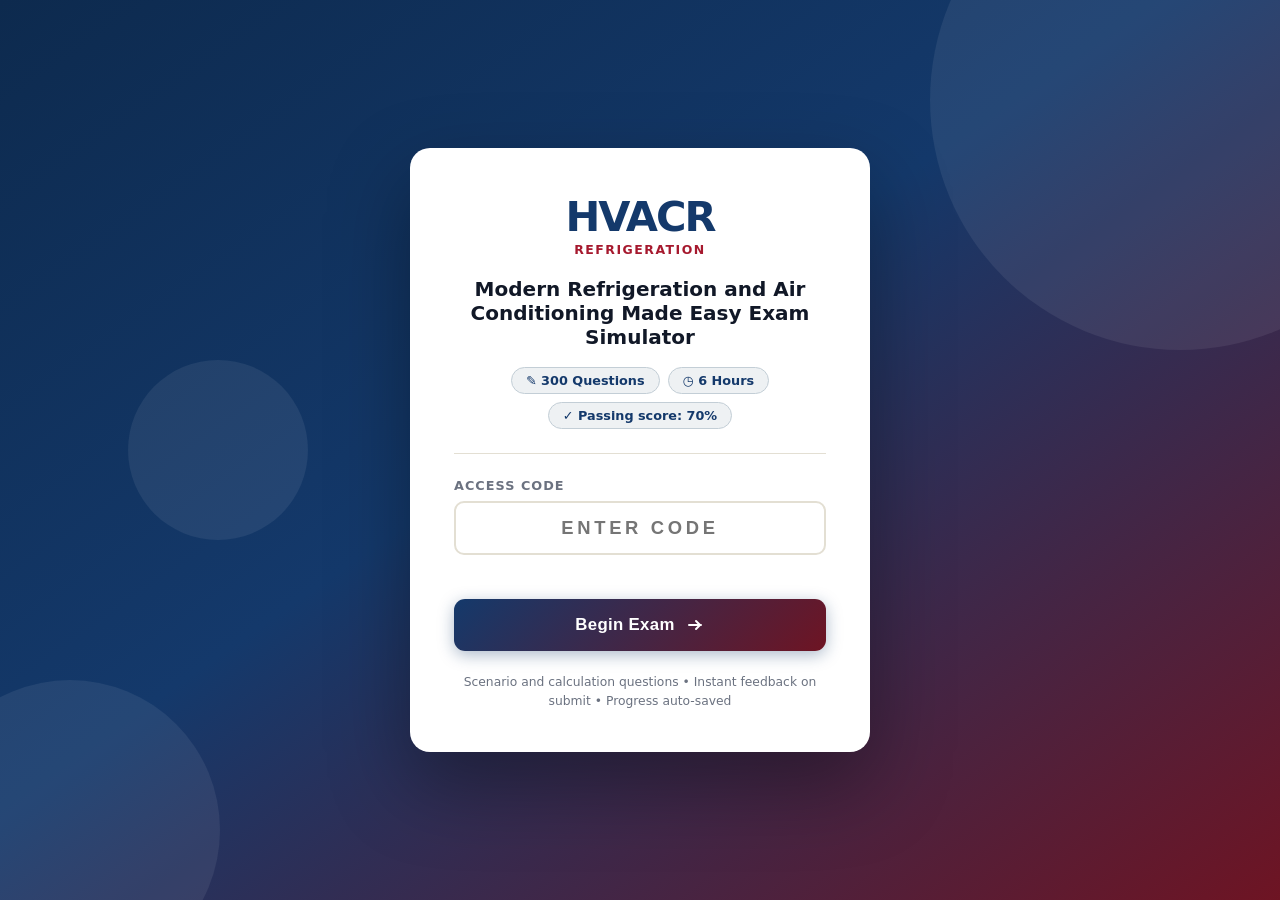
<file: index.html>
<!DOCTYPE html>
<html lang="en">
<head>
  <meta charset="UTF-8" />
  <meta name="viewport" content="width=device-width, initial-scale=1.0" />
  <title>Modern Refrigeration and Air Conditioning Made Easy - Exam Simulator</title>
  <link rel="stylesheet" href="style.css?v=1" />
</head>
<body>

<!-- ── Access Gate ──────────────────────────────────────────────────────── -->
<div id="access-gate">
  <div class="gate-bg-shapes">
    <div class="shape shape-1"></div>
    <div class="shape shape-2"></div>
    <div class="shape shape-3"></div>
  </div>
  <div class="gate-card">
    <div class="gate-logo">
      <div class="logo-badge">HVACR</div>
      <div class="logo-sub">Refrigeration</div>
    </div>

    <div class="gate-title">Modern Refrigeration and Air Conditioning Made Easy Exam Simulator</div>
    <div class="gate-meta-row">
      <div class="gate-chip">&#9998; 300 Questions</div>
      <div class="gate-chip">&#9719; 6 Hours</div>
      <div class="gate-chip">&#10003; Passing score: 70%</div>
    </div>

    <div class="gate-divider"></div>

    <label for="access-code-input">Access Code</label>
    <div class="input-wrap">
      <input
        type="text"
        id="access-code-input"
        placeholder="Enter code"
        maxlength="20"
        autocomplete="off"
        spellcheck="false"
      />
    </div>
    <div class="error-msg" id="gate-error"></div>
    <button class="btn-start" id="gate-submit">
      <span>Begin Exam</span>
      <svg width="20" height="20" viewBox="0 0 20 20" fill="none"><path d="M4 10h12M11 6l4 4-4 4" stroke="currentColor" stroke-width="2" stroke-linecap="round" stroke-linejoin="round"/></svg>
    </button>

    <div class="gate-footer">
      Scenario and calculation questions &bull; Instant feedback on submit &bull; Progress auto-saved
    </div>
  </div>
</div>

<!-- ── Exam App ─────────────────────────────────────────────────────────── -->
<div id="exam-app">

  <!-- Header -->
  <header class="exam-header">
    <div class="brand">
      <span class="brand-ne">Refrigeration</span>
      <span class="brand-label">Simulator</span>
    </div>

    <div class="header-center">
      <div class="progress-info">
        <span id="progress-text">0 of 300 answered</span>
      </div>
    </div>

    <div class="timer-block" id="timer-block">
      <div class="timer-icon">&#9716;</div>
      <div>
        <div class="timer-label">Time Left</div>
        <div class="timer-value" id="timer-value">06:00:00</div>
      </div>
    </div>

    <button class="btn-submit-header" id="btn-submit-header">&#10003; Submit</button>

    <button class="btn-map-toggle" id="btn-map-toggle" title="Question Map">
      <svg width="18" height="18" viewBox="0 0 18 18" fill="none"><rect x="1" y="1" width="4" height="4" rx="1" fill="currentColor"/><rect x="7" y="1" width="4" height="4" rx="1" fill="currentColor"/><rect x="13" y="1" width="4" height="4" rx="1" fill="currentColor"/><rect x="1" y="7" width="4" height="4" rx="1" fill="currentColor"/><rect x="7" y="7" width="4" height="4" rx="1" fill="currentColor"/><rect x="13" y="7" width="4" height="4" rx="1" fill="currentColor"/><rect x="1" y="13" width="4" height="4" rx="1" fill="currentColor"/><rect x="7" y="13" width="4" height="4" rx="1" fill="currentColor"/><rect x="13" y="13" width="4" height="4" rx="1" fill="currentColor"/></svg>
      Map
    </button>
  </header>

  <!-- Mobile Question Map Overlay -->
  <div id="mobile-map-overlay">
    <div id="mobile-map-panel">
      <div class="mobile-map-header">
        <span>Question Navigator</span>
        <button id="mobile-map-close">&#10005;</button>
      </div>
      <div class="legend-row" style="padding:0 16px 10px;">
        <div class="legend-item"><div class="legend-dot answered-d"></div> Answered</div>
        <div class="legend-item"><div class="legend-dot flagged-d"></div> Flagged</div>
        <div class="legend-item"><div class="legend-dot current-d"></div> Current</div>
        <div class="legend-item"><div class="legend-dot unanswered-d"></div> Unanswered</div>
      </div>
      <div class="q-grid" id="q-grid-mobile"></div>
      <button class="btn-submit-mobile" id="btn-submit-mobile">&#10003; Submit Exam</button>
    </div>
  </div>

  <!-- Progress bar -->
  <div class="progress-bar-wrap">
    <div class="progress-bar-fill" id="progress-fill" style="width:0%"></div>
  </div>

  <!-- Body -->
  <div class="exam-body">

    <!-- Question Card -->
    <div class="question-card">
      <div class="q-meta">
        <div class="q-num" id="q-num-label">Question 1 of 300</div>
        <div class="q-meta-right">
          <span class="domain-badge" id="domain-badge">Domain</span>
          <button class="flag-btn" id="flag-btn" title="Flag for review">
            <svg width="16" height="16" viewBox="0 0 16 16" fill="none"><path d="M3 2v12M3 2h8l-2 4 2 4H3" stroke="currentColor" stroke-width="1.5" stroke-linecap="round" stroke-linejoin="round"/></svg>
            <span id="flag-label">Flag</span>
          </button>
        </div>
      </div>

      <div class="question-text" id="question-text">Loading...</div>

      <ul class="options-list" id="options-list"></ul>

      <div class="explanation-panel" id="explanation-panel"></div>

      <div class="q-nav">
        <button class="btn-nav btn-prev" id="btn-prev">
          <svg width="16" height="16" viewBox="0 0 16 16" fill="none"><path d="M10 3L5 8l5 5" stroke="currentColor" stroke-width="2" stroke-linecap="round" stroke-linejoin="round"/></svg>
          Previous
        </button>
        <button class="btn-nav btn-next" id="btn-next">
          Next
          <svg width="16" height="16" viewBox="0 0 16 16" fill="none"><path d="M6 3l5 5-5 5" stroke="currentColor" stroke-width="2" stroke-linecap="round" stroke-linejoin="round"/></svg>
        </button>
      </div>
    </div>

    <!-- Side Panel -->
    <aside class="side-panel">
      <div class="side-card">
        <h3>Progress</h3>
        <div class="stats-grid">
          <div class="stat-box answered-box">
            <div class="stat-num" id="stat-answered">0</div>
            <div class="stat-label">Answered</div>
          </div>
          <div class="stat-box flagged-box">
            <div class="stat-num" id="stat-flagged">0</div>
            <div class="stat-label">Flagged</div>
          </div>
          <div class="stat-box remaining-box">
            <div class="stat-num" id="stat-remaining">300</div>
            <div class="stat-label">Remaining</div>
          </div>
        </div>
      </div>

      <div class="side-card">
        <h3>Question Navigator</h3>
        <div class="legend-row">
          <div class="legend-item"><div class="legend-dot answered-d"></div> Answered</div>
          <div class="legend-item"><div class="legend-dot flagged-d"></div> Flagged</div>
          <div class="legend-item"><div class="legend-dot current-d"></div> Current</div>
          <div class="legend-item"><div class="legend-dot unanswered-d"></div> Unanswered</div>
        </div>
        <div class="q-grid" id="q-grid"></div>
      </div>

      <div class="side-card submit-card">
        <button class="btn-submit-side" id="btn-submit-exam">&#10003; Submit Exam</button>
        <div class="submit-note">All 300 questions must be answered</div>
      </div>

      <div class="side-card tips-card">
        <div class="tips-icon">&#128161;</div>
        <div class="tips-text">
          Flag questions to revisit. Navigate freely, your progress saves automatically.
        </div>
      </div>
    </aside>
  </div>
</div>

<!-- ── Submit Modal ──────────────────────────────────────────────────── -->
<div id="submit-modal-overlay">
  <div id="submit-modal">
    <div class="sm-icon" id="sm-icon"></div>
    <div class="sm-title" id="sm-title"></div>
    <div class="sm-body"  id="sm-body"></div>
    <div class="sm-actions" id="sm-actions"></div>
  </div>
</div>

<!-- ── Results Page ──────────────────────────────────────────────────────── -->
<div id="results-page">
  <div class="results-container">

    <div class="results-header">
      <div class="results-logo">HVACR</div>
      <h1>Exam Complete</h1>
      <p id="res-timeout-msg" style="display:none;" class="timeout-msg">Time expired. Exam was auto-submitted.</p>
    </div>

    <div class="score-block">
      <div class="score-card score-main" id="res-status-card">
        <div class="sc-icon" id="res-icon">&#9733;</div>
        <div class="sc-value" id="res-status">...</div>
        <div class="sc-sub" id="res-sub">...</div>
      </div>
      <div class="score-card">
        <div class="sc-label">Score</div>
        <div class="sc-value" id="res-score">...</div>
        <div class="sc-sub">Questions correct</div>
      </div>
      <div class="score-card">
        <div class="sc-label">Percentage</div>
        <div class="sc-value" id="res-pct">...</div>
        <div class="sc-sub">Passing score: 70%</div>
      </div>
    </div>

    <div class="domain-breakdown">
      <h2>&#9000; Performance by Domain</h2>
      <div id="domain-breakdown-rows"></div>
    </div>

    <div class="results-actions">
      <button class="btn-results secondary" id="btn-print">&#128438; Print Results</button>
      <button class="btn-results primary" id="btn-reset">&#8635; New Exam</button>
    </div>

    <div class="review-controls">
      <h2>Answer Review</h2>
      <div class="review-filter">
        <button class="filter-btn active" data-filter="all">All 300</button>
        <button class="filter-btn" data-filter="wrong">Wrong Only</button>
        <button class="filter-btn" data-filter="correct">Correct Only</button>
      </div>
    </div>
    <div id="review-list"></div>

  </div>
</div>

<script src="questions.js?v=1"></script>
<script src="app.js?v=1"></script>
</body>
</html>
</file>
<file: style.css>
/* Modern Refrigeration and Air Conditioning Made Easy 2026, Exam Simulator Styles */
*, *::before, *::after { box-sizing: border-box; margin: 0; padding: 0; }

:root {
  --crimson:    #14396B;
  --crimson-dk: #0D2A4E;
  --gold:       #A6192E;
  --gold-lt:    #D4894F;
  --teal:       #37607A;
  --green:      #059669;
  --red:        #DC2626;
  --white:      #FFFFFF;
  --bg:         #F6F3EC;
  --card-bg:    #FFFFFF;
  --border:     #E3DFD3;
  --text:       #111827;
  --muted:      #6B7280;
  --correct-bg:     #D1FAE5;
  --correct-border: #059669;
  --wrong-bg:       #FEE2E2;
  --wrong-border:   #DC2626;
  --selected-bg:    #EEF1F3;
  --selected-border:#14396B;
  --radius:     12px;
  --shadow:     0 2px 16px rgba(0,0,0,0.07);
}

body {
  font-family: 'Segoe UI', system-ui, -apple-system, sans-serif;
  background: var(--bg);
  color: var(--text);
  min-height: 100vh;
  font-size: 15px;
}

/* ── Access Gate ──────────────────────────────────────────────────── */
#access-gate {
  display: flex;
  align-items: center;
  justify-content: center;
  min-height: 100vh;
  background: linear-gradient(145deg, #0D2A4E 0%, #14396B 45%, #6E1423 100%);
  position: relative;
  overflow: hidden;
}

.gate-bg-shapes { position: absolute; inset: 0; pointer-events: none; }
.shape {
  position: absolute;
  border-radius: 50%;
  opacity: 0.07;
  background: white;
}
.shape-1 { width: 500px; height: 500px; top: -150px; right: -150px; }
.shape-2 { width: 300px; height: 300px; bottom: -80px; left: -80px; }
.shape-3 { width: 180px; height: 180px; top: 40%; left: 10%; }

.gate-card {
  position: relative;
  background: var(--white);
  border-radius: 20px;
  padding: 48px 44px 40px;
  max-width: 460px;
  width: 90%;
  box-shadow: 0 32px 80px rgba(0,0,0,0.35);
}

.gate-logo { text-align: center; margin-bottom: 20px; }

.logo-badge {
  display: inline-block;
  font-size: 2.6rem;
  font-weight: 900;
  color: var(--crimson);
  letter-spacing: -2px;
  line-height: 1;
}
.logo-badge span { color: var(--gold); }

.logo-sub {
  font-size: 0.78rem;
  font-weight: 600;
  color: var(--gold);
  text-transform: uppercase;
  letter-spacing: 0.12em;
  margin-top: 4px;
}

.gate-title {
  font-size: 1.25rem;
  font-weight: 700;
  color: var(--text);
  text-align: center;
  margin-bottom: 18px;
}

.gate-meta-row {
  display: flex;
  gap: 8px;
  justify-content: center;
  flex-wrap: wrap;
  margin-bottom: 24px;
}

.gate-chip {
  padding: 5px 14px;
  border-radius: 20px;
  background: #EEF1F3;
  color: var(--crimson);
  font-size: 0.8rem;
  font-weight: 700;
  border: 1.5px solid #C3CED6;
}

.gate-divider { height: 1px; background: var(--border); margin-bottom: 24px; }

.gate-card label {
  display: block;
  font-size: 0.8rem;
  font-weight: 700;
  color: var(--muted);
  text-transform: uppercase;
  letter-spacing: 0.08em;
  margin-bottom: 8px;
}

.input-wrap { position: relative; margin-bottom: 6px; }

.input-wrap input {
  width: 100%;
  padding: 14px 20px;
  border: 2px solid var(--border);
  border-radius: 10px;
  font-size: 1.15rem;
  font-weight: 700;
  letter-spacing: 0.2em;
  text-align: center;
  text-transform: uppercase;
  outline: none;
  transition: border-color 0.2s, box-shadow 0.2s;
  color: var(--crimson);
}
.input-wrap input:focus {
  border-color: var(--crimson);
  box-shadow: 0 0 0 3px rgba(20,57,107,0.12);
}

.error-msg {
  color: var(--red);
  font-size: 0.85rem;
  text-align: center;
  min-height: 22px;
  margin-bottom: 4px;
}

.btn-start {
  display: flex;
  align-items: center;
  justify-content: center;
  gap: 10px;
  width: 100%;
  padding: 16px;
  background: linear-gradient(135deg, var(--crimson) 0%, #6E1423 100%);
  color: var(--white);
  border: none;
  border-radius: 11px;
  font-size: 1.05rem;
  font-weight: 800;
  cursor: pointer;
  margin-top: 16px;
  transition: transform 0.15s, box-shadow 0.15s;
  letter-spacing: 0.02em;
  box-shadow: 0 4px 16px rgba(20,57,107,0.35);
}
.btn-start:hover { transform: translateY(-1px); box-shadow: 0 6px 20px rgba(20,57,107,0.45); }
.btn-start:active { transform: scale(0.98); }

.gate-footer {
  margin-top: 22px;
  text-align: center;
  font-size: 0.77rem;
  color: var(--muted);
  line-height: 1.6;
}

/* ── Main Exam Layout ─────────────────────────────────────────── */
#exam-app { display: none; min-height: 100vh; }

.exam-header {
  background: var(--crimson);
  color: var(--white);
  padding: 0 24px;
  height: 58px;
  display: flex;
  align-items: center;
  justify-content: space-between;
  position: sticky;
  top: 0;
  z-index: 100;
  box-shadow: 0 2px 12px rgba(0,0,0,0.25);
}

.brand {
  display: flex;
  align-items: baseline;
  gap: 2px;
  font-weight: 900;
  font-size: 1.25rem;
  letter-spacing: -0.5px;
}
.brand-ne { color: white; }
.brand-dot { color: var(--gold-lt); }
.brand-bc { color: var(--gold-lt); }
.brand-label {
  font-size: 0.72rem;
  font-weight: 600;
  color: rgba(255,255,255,0.55);
  letter-spacing: 0.06em;
  text-transform: uppercase;
  margin-left: 8px;
  align-self: center;
}

.header-center { flex: 1; text-align: center; }
.progress-info { font-size: 0.82rem; font-weight: 600; color: rgba(255,255,255,0.7); }

.timer-block {
  display: flex;
  align-items: center;
  gap: 8px;
  background: rgba(255,255,255,0.1);
  border: 1px solid rgba(255,255,255,0.18);
  border-radius: 9px;
  padding: 6px 14px;
}

.timer-icon { font-size: 1rem; opacity: 0.7; }
.timer-label { font-size: 0.65rem; font-weight: 700; color: rgba(255,255,255,0.6); text-transform: uppercase; letter-spacing: 0.06em; line-height: 1; }
.timer-value { font-size: 1.2rem; font-weight: 900; font-variant-numeric: tabular-nums; line-height: 1.2; }
.timer-value.warning { color: #FCD34D; }
.timer-value.critical { color: #FCA5A5; animation: pulse 1s infinite; }

@keyframes pulse { 0%,100%{ opacity:1; } 50%{ opacity:0.4; } }

.progress-bar-wrap { background: rgba(0,0,0,0.08); height: 5px; }
.progress-bar-fill {
  height: 5px;
  background: linear-gradient(90deg, var(--gold), var(--gold-lt));
  transition: width 0.4s ease;
}

.exam-body {
  display: grid;
  grid-template-columns: 1fr 280px;
  gap: 0;
  max-width: 1160px;
  margin: 0 auto;
  padding: 24px 16px;
  align-items: start;
}

.question-card {
  background: var(--card-bg);
  border-radius: var(--radius);
  padding: 34px 38px;
  box-shadow: var(--shadow);
  margin-right: 20px;
  border: 1px solid var(--border);
}

.q-meta {
  display: flex;
  align-items: center;
  justify-content: space-between;
  margin-bottom: 22px;
}

.q-num {
  font-size: 0.8rem;
  font-weight: 700;
  color: var(--muted);
  text-transform: uppercase;
  letter-spacing: 0.06em;
}

.q-meta-right { display: flex; align-items: center; gap: 10px; }

.domain-badge {
  font-size: 0.72rem;
  font-weight: 800;
  padding: 4px 12px;
  border-radius: 20px;
  color: white;
  text-transform: uppercase;
  letter-spacing: 0.06em;
}

/* Modern Refrigeration and Air Conditioning Made Easy domain badge colors */
.domain-badge.safety              { background: #22304A; }
.domain-badge.fundamentals        { background: #7B0D1E; }
.domain-badge.refrigerants        { background: #0E4D57; }
.domain-badge.regulations         { background: #B5651D; }
.domain-badge.piping              { background: #5B1E8A; }
.domain-badge.service_procedures  { background: #14396B; }
.domain-badge.components          { background: #2D6A4F; }
.domain-badge.air_side            { background: #6B4423; }
.domain-badge.electrical          { background: #8B1A1A; }
.domain-badge.controls            { background: #4A2545; }
.domain-badge.systems             { background: #0A7E8C; }
.domain-badge.commercial          { background: #1F4D3D; }
.domain-badge.design              { background: #263845; }
.domain-badge.air_quality         { background: #A6192E; }
.domain-badge.diagnostics         { background: #24445C; }
.domain-badge.professional        { background: #C47A00; }

.flag-btn {
  display: flex;
  align-items: center;
  gap: 5px;
  background: var(--bg);
  border: 1.5px solid var(--border);
  border-radius: 8px;
  font-size: 0.78rem;
  font-weight: 600;
  color: var(--muted);
  padding: 5px 10px;
  cursor: pointer;
  transition: all 0.18s;
}
.flag-btn:hover { border-color: var(--gold); color: #92400E; background: #FFFBEB; }
.flag-btn.flagged { background: #FEF3C7; border-color: #F59E0B; color: #92400E; }

.question-text {
  font-size: 1.04rem;
  font-weight: 600;
  line-height: 1.7;
  color: var(--text);
  margin-bottom: 28px;
}

.options-list { list-style: none; display: flex; flex-direction: column; gap: 10px; }

.option-item {
  display: flex;
  align-items: center;
  gap: 14px;
  padding: 14px 18px;
  border: 2px solid var(--border);
  border-radius: 10px;
  cursor: pointer;
  transition: all 0.15s;
  background: var(--card-bg);
}

.option-item:hover:not(.disabled) {
  border-color: var(--crimson);
  background: #EEF1F3;
  transform: translateX(2px);
}

.option-item.selected { border-color: var(--selected-border); background: var(--selected-bg); }
.option-item.correct  { border-color: var(--correct-border); background: var(--correct-bg); }
.option-item.wrong    { border-color: var(--wrong-border); background: var(--wrong-bg); }
.option-item.disabled { cursor: default; pointer-events: none; transform: none; }

.option-letter {
  flex-shrink: 0;
  width: 30px;
  height: 30px;
  border-radius: 50%;
  border: 2px solid var(--border);
  display: flex;
  align-items: center;
  justify-content: center;
  font-size: 0.82rem;
  font-weight: 800;
  color: var(--muted);
  background: var(--bg);
  transition: all 0.15s;
}

.option-item.selected .option-letter { background: var(--crimson); border-color: var(--crimson); color: white; }
.option-item.correct  .option-letter { background: var(--correct-border); border-color: var(--correct-border); color: white; }
.option-item.wrong    .option-letter { background: var(--red); border-color: var(--red); color: white; }

.option-text { font-size: 0.96rem; line-height: 1.55; }

.option-check { margin-left: auto; flex-shrink: 0; font-size: 1.1rem; display: none; }
.option-item.correct .option-check { display: block; color: var(--correct-border); }
.option-item.wrong   .option-check { display: block; color: var(--red); }

.explanation-panel {
  display: none;
  margin-top: 22px;
  padding: 18px 22px;
  background: linear-gradient(135deg, #F0FDF4 0%, #ECFDF5 100%);
  border: 1.5px solid #6EE7B7;
  border-radius: 10px;
  font-size: 0.93rem;
  line-height: 1.7;
  color: #065F46;
}
.explanation-panel.show { display: block; }
.explanation-panel .exp-label {
  display: flex;
  align-items: center;
  gap: 6px;
  font-weight: 800;
  color: #047857;
  margin-bottom: 6px;
  font-size: 0.85rem;
  text-transform: uppercase;
  letter-spacing: 0.05em;
}

.q-nav {
  display: flex;
  align-items: center;
  justify-content: space-between;
  margin-top: 30px;
  gap: 12px;
}

.btn-nav {
  display: flex;
  align-items: center;
  gap: 6px;
  padding: 10px 22px;
  border-radius: 9px;
  border: 2px solid var(--border);
  background: var(--card-bg);
  color: var(--crimson);
  font-size: 0.9rem;
  font-weight: 700;
  cursor: pointer;
  transition: all 0.15s;
}
.btn-nav:hover { border-color: var(--crimson); background: #EEF1F3; }
.btn-nav:disabled { opacity: 0.3; cursor: default; pointer-events: none; }

.side-panel { position: sticky; top: 74px; }

.side-card {
  background: var(--card-bg);
  border-radius: var(--radius);
  padding: 20px;
  box-shadow: var(--shadow);
  border: 1px solid var(--border);
  margin-bottom: 14px;
}

.side-card h3 {
  font-size: 0.75rem;
  font-weight: 800;
  color: var(--muted);
  text-transform: uppercase;
  letter-spacing: 0.08em;
  margin-bottom: 14px;
}

.stats-grid { display: grid; grid-template-columns: 1fr 1fr 1fr; gap: 8px; }

.stat-box { text-align: center; padding: 10px 6px; border-radius: 8px; border: 1.5px solid transparent; }
.answered-box { background: #ECFDF5; border-color: #A7F3D0; }
.flagged-box  { background: #FFFBEB; border-color: #FDE68A; }
.remaining-box{ background: #EEF1F3; border-color: #C3CED6; }

.stat-num { font-size: 1.4rem; font-weight: 900; line-height: 1; margin-bottom: 2px; }
.answered-box  .stat-num { color: var(--green); }
.flagged-box   .stat-num { color: #D97706; }
.remaining-box .stat-num { color: var(--crimson); }

.stat-label { font-size: 0.67rem; font-weight: 700; color: var(--muted); text-transform: uppercase; letter-spacing: 0.05em; }

.legend-row { display: flex; gap: 12px; flex-wrap: wrap; margin-bottom: 10px; }
.legend-item { display: flex; align-items: center; gap: 5px; font-size: 0.72rem; color: var(--muted); font-weight: 600; }
.legend-dot { width: 10px; height: 10px; border-radius: 2px; flex-shrink: 0; }
.legend-dot.answered-d   { background: var(--gold); }
.legend-dot.flagged-d    { background: #F59E0B; }
.legend-dot.current-d    { border: 2px solid var(--crimson); background: white; }
.legend-dot.unanswered-d { background: var(--bg); border: 1.5px solid var(--border); }

.q-grid { display: grid; grid-template-columns: repeat(10, 1fr); gap: 3px; }

.q-dot {
  width: 22px;
  height: 22px;
  border-radius: 4px;
  border: 1.5px solid var(--border);
  background: var(--bg);
  font-size: 0.55rem;
  font-weight: 700;
  display: flex;
  align-items: center;
  justify-content: center;
  cursor: pointer;
  transition: all 0.1s;
  color: var(--muted);
}
.q-dot:hover { border-color: var(--crimson); color: var(--crimson); }
.q-dot.answered { background: var(--gold); border-color: var(--gold); color: white; }
.q-dot.flagged  { background: #FEF3C7; border-color: #F59E0B; color: #92400E; }
.q-dot.current  { border-color: var(--crimson); outline: 2px solid var(--crimson); outline-offset: 1px; }

.tips-card { display: flex; align-items: flex-start; gap: 10px; background: #FFF8F0; padding: 14px 16px; }
.tips-icon { font-size: 1.2rem; flex-shrink: 0; margin-top: 1px; }
.tips-text { font-size: 0.78rem; color: var(--muted); line-height: 1.6; }

.btn-submit-header {
  padding: 9px 18px;
  border-radius: 8px;
  border: none;
  background: linear-gradient(135deg, var(--gold) 0%, #6E1423 100%);
  color: #FFFFFF;
  font-size: 0.85rem;
  font-weight: 800;
  cursor: pointer;
  transition: all 0.18s;
  box-shadow: 0 2px 10px rgba(166,25,46,0.35);
  letter-spacing: 0.02em;
  white-space: nowrap;
  flex-shrink: 0;
}
.btn-submit-header:hover { transform: translateY(-1px); box-shadow: 0 4px 14px rgba(166,25,46,0.5); }
.btn-submit-header:disabled { opacity: 0.4; cursor: default; transform: none; box-shadow: none; }

.btn-map-toggle {
  display: none;
  align-items: center;
  gap: 5px;
  padding: 7px 12px;
  border-radius: 8px;
  border: 1.5px solid rgba(255,255,255,0.3);
  background: rgba(255,255,255,0.1);
  color: white;
  font-size: 0.8rem;
  font-weight: 700;
  cursor: pointer;
  flex-shrink: 0;
}

#mobile-map-overlay {
  display: none;
  position: fixed;
  inset: 0;
  background: rgba(0,0,0,0.55);
  z-index: 900;
  align-items: flex-end;
  justify-content: center;
}
#mobile-map-overlay.open { display: flex; }

#mobile-map-panel {
  width: 100%;
  max-width: 480px;
  background: #fff;
  border-radius: 18px 18px 0 0;
  padding: 0 0 24px;
  max-height: 80vh;
  overflow-y: auto;
}
.mobile-map-header {
  display: flex;
  justify-content: space-between;
  align-items: center;
  padding: 16px 18px 12px;
  font-weight: 800;
  font-size: 1rem;
  border-bottom: 1px solid var(--border);
  position: sticky;
  top: 0;
  background: #fff;
  z-index: 1;
}
.mobile-map-header button { background: none; border: none; font-size: 1.1rem; cursor: pointer; color: var(--muted); padding: 4px 8px; }
#mobile-map-overlay .q-grid { padding: 12px 16px; }
.btn-submit-mobile {
  display: block;
  width: calc(100% - 32px);
  margin: 8px 16px 0;
  padding: 14px 16px;
  border-radius: 9px;
  border: none;
  background: linear-gradient(135deg, var(--gold) 0%, #6E1423 100%);
  color: #FFFFFF;
  font-size: 0.95rem;
  font-weight: 800;
  cursor: pointer;
  box-shadow: 0 3px 12px rgba(166,25,46,0.35);
}

.submit-card { text-align: center; background: #FFFDF0; border-color: #FDE68A; }

.btn-submit-side {
  width: 100%;
  padding: 13px 16px;
  border-radius: 9px;
  border: none;
  background: linear-gradient(135deg, var(--gold) 0%, #6E1423 100%);
  color: #FFFFFF;
  font-size: 0.95rem;
  font-weight: 800;
  cursor: pointer;
  transition: all 0.18s;
  box-shadow: 0 3px 12px rgba(166,25,46,0.35);
  letter-spacing: 0.02em;
}
.btn-submit-side:hover { transform: translateY(-1px); box-shadow: 0 5px 18px rgba(166,25,46,0.5); }
.btn-submit-side:disabled { opacity: 0.4; cursor: default; transform: none; box-shadow: none; }

.submit-note { font-size: 0.68rem; color: var(--muted); margin-top: 7px; font-weight: 600; text-transform: uppercase; letter-spacing: 0.05em; }

#submit-modal-overlay {
  display: none;
  position: fixed;
  inset: 0;
  background: rgba(0,0,0,0.55);
  z-index: 999;
  align-items: center;
  justify-content: center;
}
#submit-modal-overlay.open { display: flex; }

#submit-modal {
  background: white;
  border-radius: 16px;
  padding: 36px 32px 28px;
  max-width: 480px;
  width: 90%;
  box-shadow: 0 24px 64px rgba(0,0,0,0.3);
  text-align: center;
  max-height: 80vh;
  overflow-y: auto;
}

.sm-icon { font-size: 2.4rem; margin-bottom: 10px; }
.sm-title { font-size: 1.15rem; font-weight: 800; color: var(--crimson); margin-bottom: 14px; }
.sm-body { font-size: 0.93rem; color: var(--text); line-height: 1.65; margin-bottom: 20px; }
.sm-body p { margin-bottom: 12px; }

.sm-q-list {
  display: flex;
  flex-wrap: wrap;
  gap: 6px;
  justify-content: center;
  margin-top: 10px;
  max-height: 180px;
  overflow-y: auto;
  padding: 4px;
}

.sm-q-btn {
  padding: 5px 10px;
  border-radius: 6px;
  border: 1.5px solid #FECACA;
  background: #FEE2E2;
  color: #991B1B;
  font-size: 0.78rem;
  font-weight: 800;
  cursor: pointer;
  transition: all 0.12s;
}
.sm-q-btn:hover { background: #FCA5A5; border-color: var(--red); }

.sm-actions { display: flex; gap: 10px; justify-content: center; flex-wrap: wrap; }

.sm-btn-close, .sm-btn-cancel {
  padding: 11px 24px;
  border-radius: 9px;
  border: 2px solid var(--border);
  background: white;
  color: var(--muted);
  font-size: 0.9rem;
  font-weight: 700;
  cursor: pointer;
  transition: all 0.15s;
}
.sm-btn-close { color: var(--crimson); }
.sm-btn-close:hover { background: #EEF1F3; border-color: var(--crimson); }
.sm-btn-cancel:hover { background: #F3F4F6; }

.sm-btn-submit {
  padding: 11px 24px;
  border-radius: 9px;
  border: none;
  background: linear-gradient(135deg, var(--crimson) 0%, #6E1423 100%);
  color: white;
  font-size: 0.9rem;
  font-weight: 800;
  cursor: pointer;
  box-shadow: 0 3px 12px rgba(20,57,107,0.3);
  transition: all 0.15s;
}
.sm-btn-submit:hover { transform: translateY(-1px); box-shadow: 0 5px 16px rgba(20,57,107,0.45); }

/* ── Results Page ─────────────────────────────────────────── */
#results-page { display: none; min-height: 100vh; padding: 40px 20px 60px; background: var(--bg); }
.results-container { max-width: 920px; margin: 0 auto; }

.results-header { text-align: center; margin-bottom: 36px; }

.results-logo {
  display: inline-block;
  font-size: 2rem;
  font-weight: 900;
  color: var(--crimson);
  letter-spacing: -1px;
  margin-bottom: 6px;
}
.results-logo span { color: var(--gold); }

.results-header h1 { font-size: 2.2rem; font-weight: 900; color: var(--crimson); margin-bottom: 6px; }
.timeout-msg { color: var(--red); font-weight: 600; font-size: 0.95rem; margin-top: 6px; }

.score-block { display: grid; grid-template-columns: 1.4fr 1fr 1fr; gap: 14px; margin-bottom: 28px; }

.score-card {
  background: white;
  border-radius: 14px;
  padding: 24px 20px;
  text-align: center;
  box-shadow: var(--shadow);
  border: 1px solid var(--border);
}
.score-card .sc-label { font-size: 0.75rem; font-weight: 800; color: var(--muted); text-transform: uppercase; letter-spacing: 0.08em; margin-bottom: 10px; }
.score-card .sc-value { font-size: 2.4rem; font-weight: 900; color: var(--crimson); line-height: 1.1; }
.score-card .sc-sub { font-size: 0.82rem; color: var(--muted); margin-top: 6px; }
.score-card .sc-icon { font-size: 2.2rem; margin-bottom: 6px; }

.score-card.pass .sc-value { color: var(--green); }
.score-card.pass { border-color: #A7F3D0; background: #F0FDF4; }
.score-card.fail .sc-value { color: var(--red); }
.score-card.fail { border-color: #FECACA; background: #FEF2F2; }
.score-main .sc-value { font-size: 1.8rem; }

.domain-breakdown {
  background: white;
  border-radius: 14px;
  padding: 26px 24px;
  box-shadow: var(--shadow);
  border: 1px solid var(--border);
  margin-bottom: 24px;
}
.domain-breakdown h2 { font-size: 1rem; font-weight: 800; color: var(--crimson); margin-bottom: 20px; }

.domain-row { display: flex; align-items: center; gap: 14px; margin-bottom: 16px; }
.domain-row .dr-label { width: 210px; font-size: 0.87rem; font-weight: 700; flex-shrink: 0; }
.domain-row .dr-bar-wrap { flex: 1; background: var(--bg); border-radius: 6px; height: 14px; overflow: hidden; }
.domain-row .dr-bar { height: 14px; border-radius: 6px; transition: width 1s ease; }
.domain-row .dr-stat { width: 60px; text-align: right; font-size: 0.85rem; font-weight: 800; color: var(--text); }
.domain-row .dr-pct { width: 46px; text-align: right; font-size: 0.8rem; color: var(--muted); font-weight: 600; }

.results-actions { display: flex; gap: 12px; justify-content: center; margin: 28px 0 20px; flex-wrap: wrap; }
.btn-results { padding: 13px 30px; border-radius: 10px; font-size: 0.95rem; font-weight: 800; cursor: pointer; transition: all 0.15s; }
.btn-results.primary { background: var(--crimson); color: white; border: none; box-shadow: 0 3px 12px rgba(20,57,107,0.3); }
.btn-results.primary:hover { background: var(--crimson-dk); transform: translateY(-1px); }
.btn-results.secondary { background: white; color: var(--crimson); border: 2px solid var(--crimson); }
.btn-results.secondary:hover { background: #EEF1F3; }

.review-controls { display: flex; align-items: center; justify-content: space-between; flex-wrap: wrap; gap: 12px; margin-bottom: 16px; }
.review-controls h2 { font-size: 1.05rem; font-weight: 800; color: var(--crimson); }

.review-filter { display: flex; gap: 6px; }
.filter-btn {
  padding: 6px 14px;
  border-radius: 20px;
  border: 1.5px solid var(--border);
  background: white;
  color: var(--muted);
  font-size: 0.8rem;
  font-weight: 700;
  cursor: pointer;
  transition: all 0.15s;
}
.filter-btn:hover { border-color: var(--crimson); color: var(--crimson); }
.filter-btn.active { background: var(--crimson); color: white; border-color: var(--crimson); }

.review-item {
  background: white;
  border-radius: 12px;
  padding: 20px 24px;
  margin-bottom: 12px;
  border: 1px solid var(--border);
  border-left-width: 4px;
  box-shadow: 0 1px 6px rgba(0,0,0,0.04);
}
.review-item.correct-item { border-left-color: var(--correct-border); }
.review-item.wrong-item   { border-left-color: var(--red); }

.review-item .ri-header { display: flex; align-items: center; justify-content: space-between; margin-bottom: 10px; }
.review-item .ri-num { font-size: 0.75rem; font-weight: 700; color: var(--muted); text-transform: uppercase; letter-spacing: 0.05em; }
.review-item .ri-badge { font-size: 0.72rem; font-weight: 800; padding: 3px 10px; border-radius: 20px; }
.ri-badge.correct-badge { background: #D1FAE5; color: #065F46; }
.ri-badge.wrong-badge   { background: #FEE2E2; color: #991B1B; }
.ri-badge.skip-badge    { background: #F3F4F6; color: var(--muted); }

.review-item .ri-q { font-size: 0.93rem; font-weight: 600; margin-bottom: 12px; line-height: 1.6; color: var(--text); }
.review-item .ri-answers { font-size: 0.87rem; margin-bottom: 10px; line-height: 1.6; }
.review-item .ri-correct-ans { color: var(--correct-border); font-weight: 700; }
.review-item .ri-wrong-ans   { color: var(--red); font-weight: 700; }
.review-item .ri-exp { font-size: 0.87rem; color: #374151; line-height: 1.65; border-top: 1px solid var(--border); padding-top: 12px; margin-top: 8px; }
.review-item .ri-exp-label { font-size: 0.72rem; font-weight: 800; color: var(--muted); text-transform: uppercase; letter-spacing: 0.06em; margin-bottom: 4px; }

@media print {
  .exam-header, .side-panel, .q-nav, .flag-btn, .results-actions, .review-filter { display: none !important; }
  .exam-body { grid-template-columns: 1fr; }
  .question-card { margin-right: 0; box-shadow: none; border: none; }
  #results-page { padding: 0; }
}

@media (max-width: 900px) {
  .exam-body { grid-template-columns: 1fr; padding: 16px 12px; }
  .side-panel > .side-card:not(.submit-card) { display: none; }
  .side-panel { position: static; }
  .question-card { margin-right: 0; }
  .score-block { grid-template-columns: 1fr 1fr 1fr; }
  .btn-submit-header { display: none; }
  .btn-map-toggle { display: flex; }
}

@media (max-width: 640px) {
  .gate-card { padding: 32px 22px 28px; }
  .logo-badge { font-size: 2.1rem; }
  .gate-title { font-size: 1.1rem; }
  .gate-chip { font-size: 0.73rem; padding: 4px 10px; }
  .exam-header { padding: 0 14px; height: 52px; }
  .brand { font-size: 1.05rem; }
  .brand-label { display: none; }
  .progress-info { font-size: 0.72rem; }
  .timer-block { padding: 5px 10px; gap: 5px; }
  .timer-value { font-size: 1rem; }
  .timer-icon { display: none; }
  .timer-label { font-size: 0.58rem; }
  .exam-body { padding: 12px 10px; }
  .question-card { padding: 18px 16px; border-radius: 10px; }
  .q-meta { margin-bottom: 16px; flex-wrap: wrap; gap: 8px; }
  .question-text { font-size: 0.97rem; line-height: 1.65; margin-bottom: 20px; }
  .options-list { gap: 8px; }
  .option-item { padding: 14px 14px; gap: 12px; border-radius: 9px; }
  .option-item:hover:not(.disabled) { transform: none; }
  .option-letter { width: 28px; height: 28px; font-size: 0.78rem; }
  .option-text { font-size: 0.92rem; line-height: 1.5; }
  .q-nav { margin-top: 22px; gap: 8px; }
  .btn-nav { padding: 10px 16px; font-size: 0.85rem; }
  .results-header h1 { font-size: 1.7rem; }
  .score-block { grid-template-columns: 1fr; gap: 10px; }
  .score-card { padding: 18px 16px; }
  .domain-breakdown { padding: 18px 16px; }
  .domain-row { gap: 8px; flex-wrap: wrap; }
  .domain-row .dr-label { width: 100%; font-size: 0.82rem; margin-bottom: -6px; }
  .review-controls { flex-direction: column; align-items: flex-start; gap: 8px; }
  .review-item { padding: 16px; }
  .explanation-panel { padding: 14px 16px; font-size: 0.88rem; }
  #submit-modal { padding: 28px 20px 22px; }
  .sm-title { font-size: 1rem; }
}
</file>
